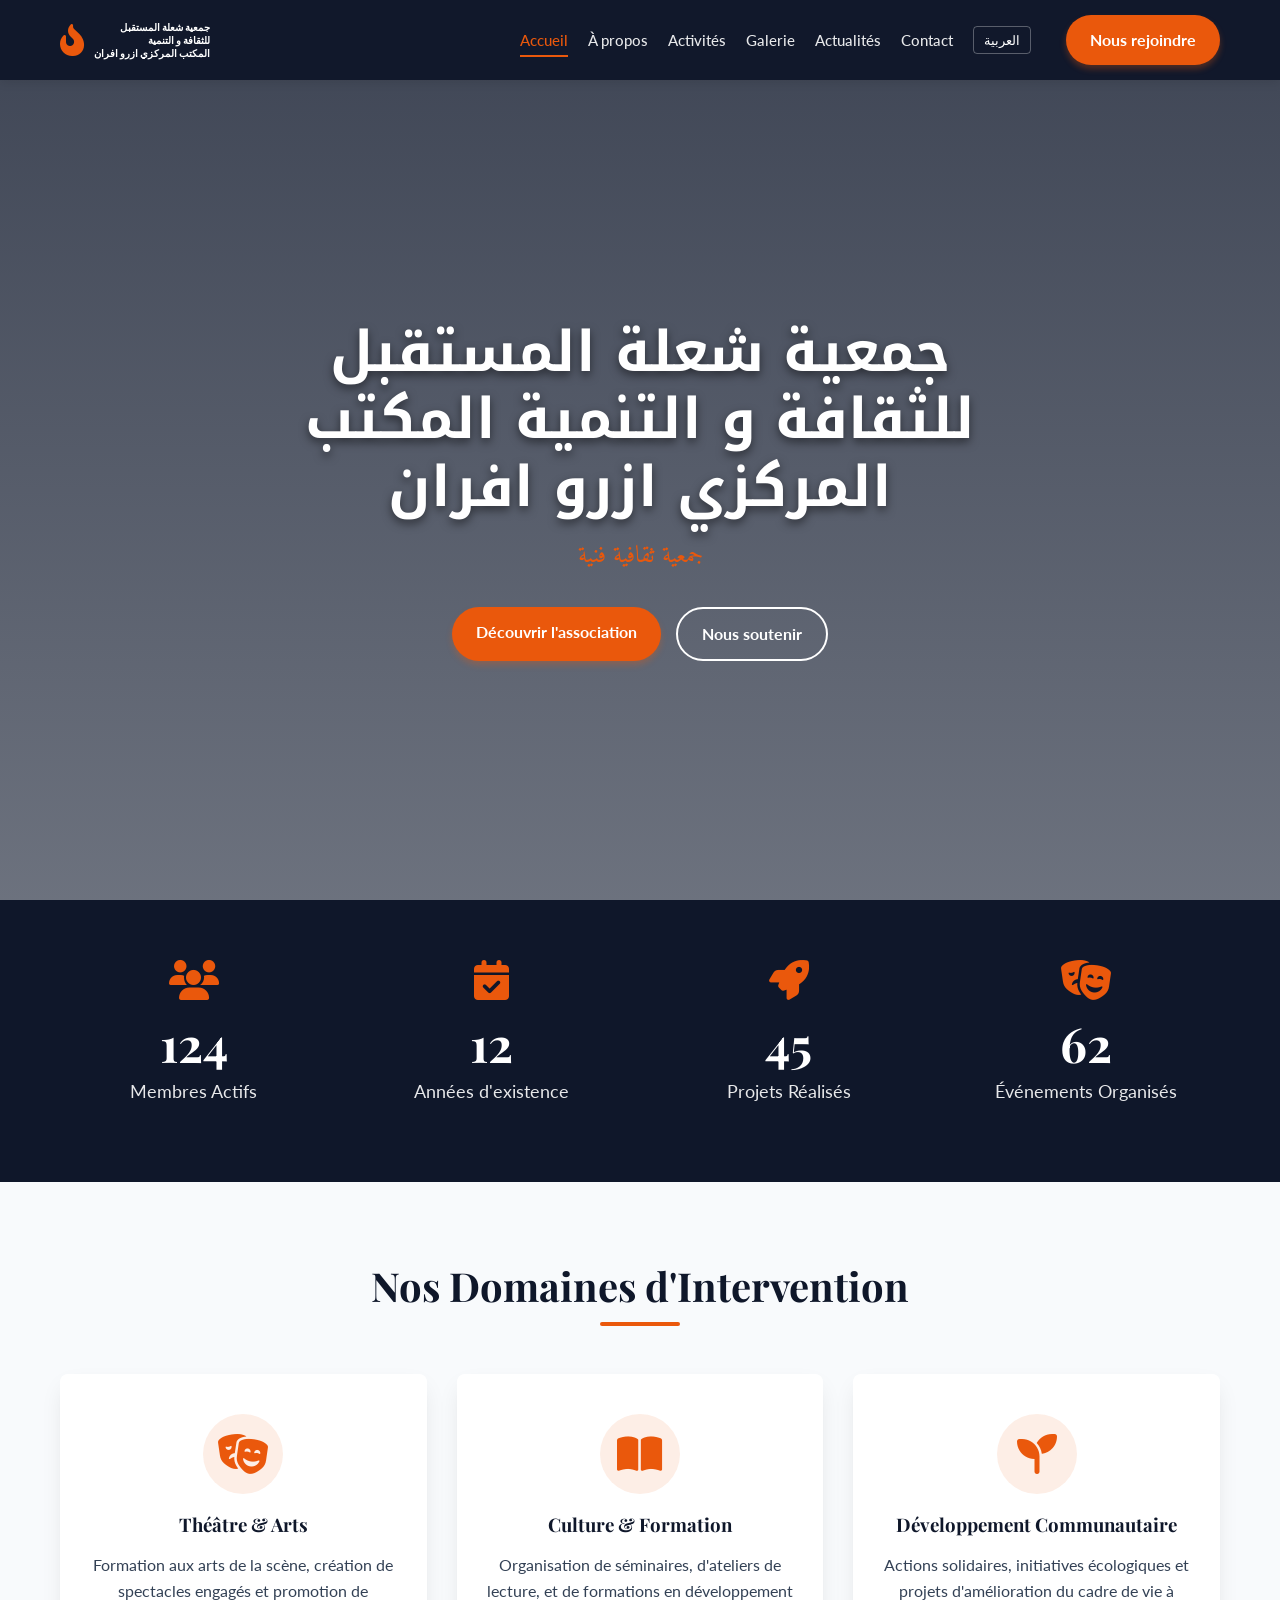
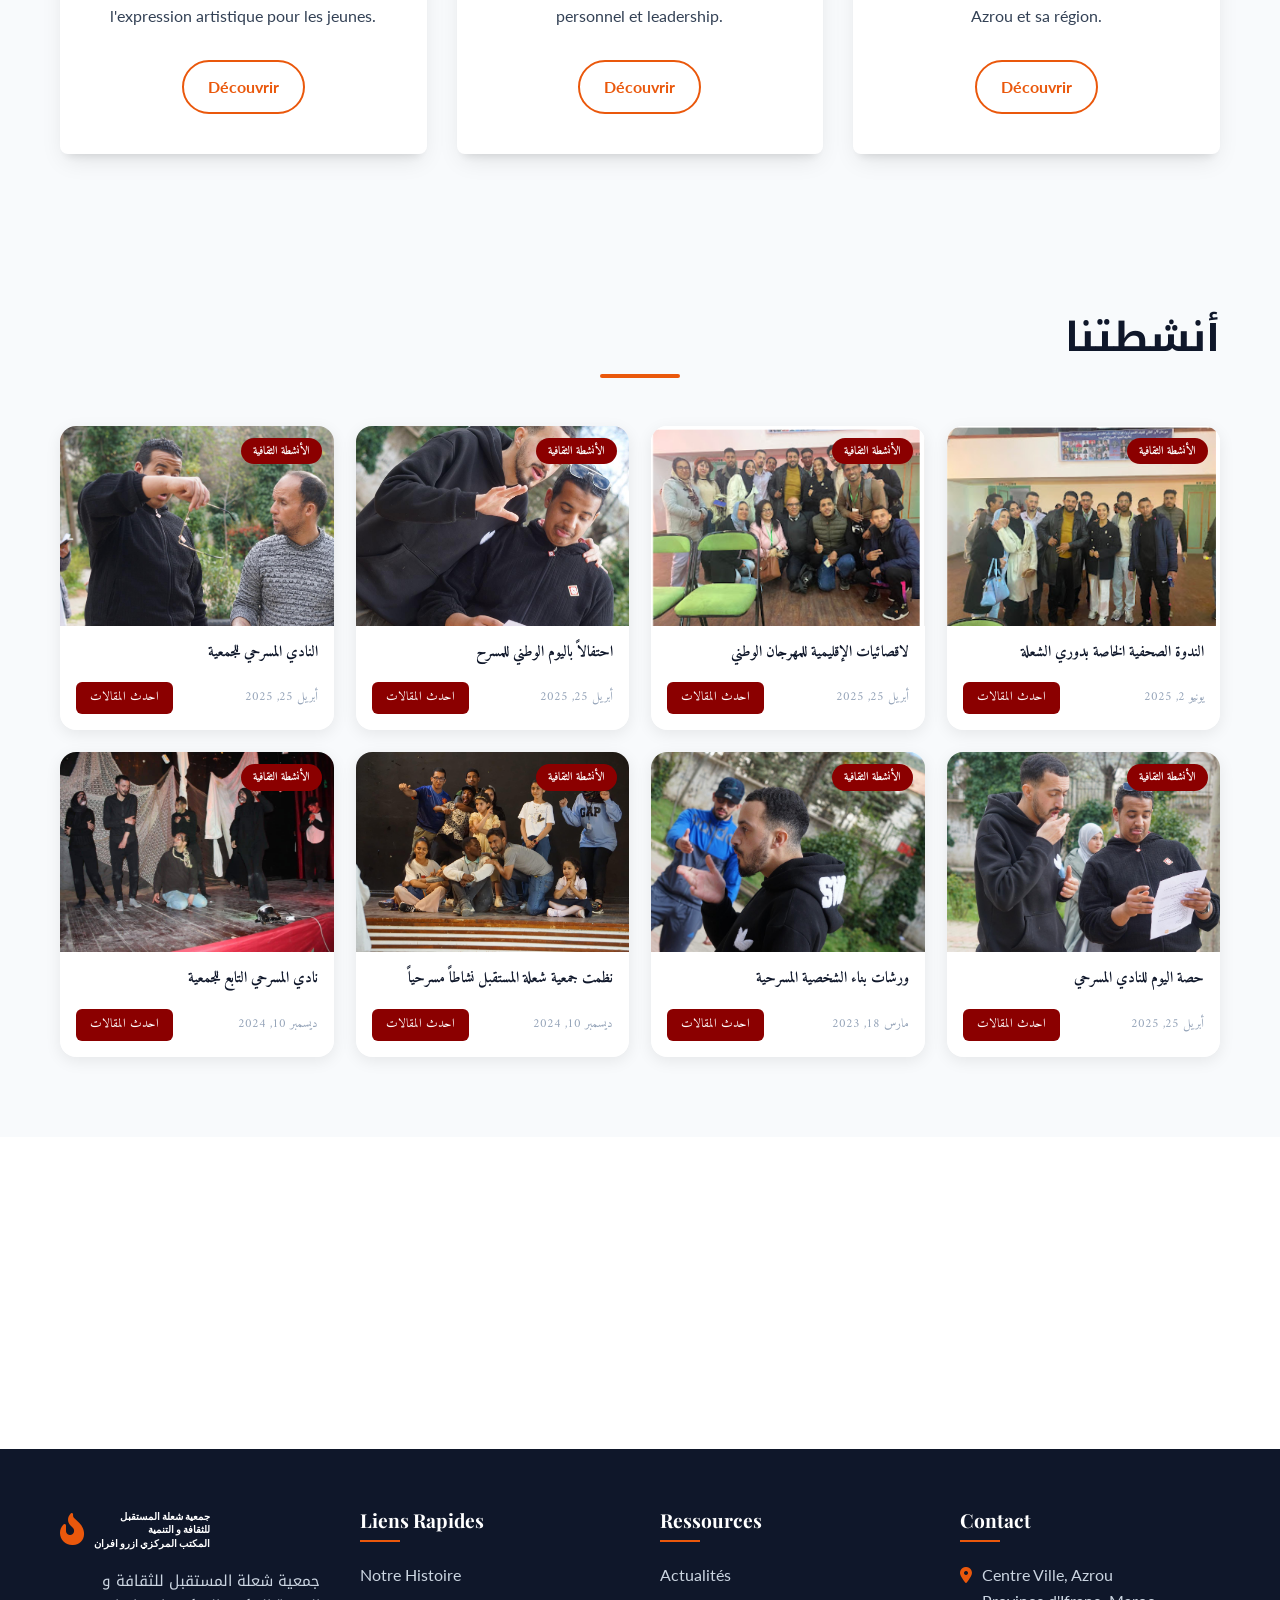
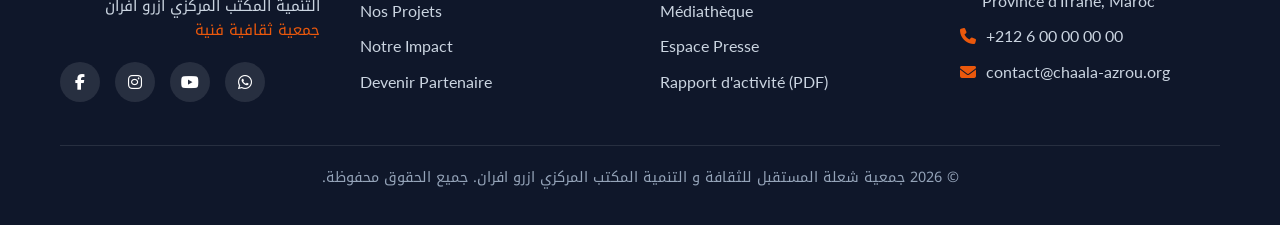
<file: index.html>
<!DOCTYPE html>
<html lang="fr" dir="ltr">
<head>
  <meta charset="UTF-8">
  <meta name="viewport" content="width=device-width, initial-scale=1.0">
  <title>جمعية شعلة المستقبل للثقافة و التنمية المكتب المركزي ازرو افران</title>
  <meta name="description" content="Association culturelle et de développement basée à Azrou, Maroc. Théâtre, culture, et développement communautaire.">
  
  <!-- Fonts & Icons -->
  <link rel="stylesheet" href="https://cdnjs.cloudflare.com/ajax/libs/font-awesome/6.4.0/css/all.min.css">
  
  <!-- Plugins CSS -->
  <link rel="stylesheet" href="https://unpkg.com/aos@next/dist/aos.css" />
  <link rel="stylesheet" href="https://cdn.jsdelivr.net/npm/swiper@10/swiper-bundle.min.css" />
  
  <!-- Custom CSS -->
  <link rel="stylesheet" href="./css/style.css">
  <style>
    /* Specific Home Styles */
    .hero {
      height: 100vh;
      display: flex;
      align-items: center;
      justify-content: center;
      position: relative;
      background: url('https://images.unsplash.com/photo-1514525253161-7a46d19cd819?q=80&w=1974&auto=format&fit=crop') center/cover no-repeat;
      color: white;
      text-align: center;
      padding-top: 80px;
    }
    .hero::before {
      content: '';
      position: absolute;
      top: 0; left: 0; width: 100%; height: 100%;
      background: linear-gradient(to bottom, rgba(15, 23, 42, 0.8), rgba(15, 23, 42, 0.6));
    }
    .hero-content {
      position: relative;
      z-index: 1;
      max-width: 800px;
    }
    .hero h1 {
      color: white;
      font-size: 3.5rem;
      margin-bottom: 1rem;
      text-shadow: 0 4px 10px rgba(0,0,0,0.5);
    }
    .hero p {
      font-size: 1.5rem;
      margin-bottom: 2rem;
      font-family: var(--font-heading-ar);
      color: var(--color-accent);
    }
    .hero-buttons {
      display: flex;
      gap: 15px;
      justify-content: center;
    }
    
    /* Stats Section */
    .stats-section {
      background-color: var(--color-primary);
      color: white;
      padding: 60px 0;
    }
    .stats-grid {
      display: grid;
      grid-template-columns: repeat(auto-fit, minmax(200px, 1fr));
      gap: 30px;
      text-align: center;
    }
    .stat-card i {
      font-size: 2.5rem;
      color: var(--color-accent);
      margin-bottom: 15px;
    }
    .stat-card h3 {
      color: white;
      font-size: 3rem;
      margin-bottom: 5px;
    }
    .stat-card p {
      font-size: 1.1rem;
      opacity: 0.9;
    }

    /* Pillars */
    .pillars-grid {
      display: grid;
      grid-template-columns: repeat(auto-fit, minmax(300px, 1fr));
      gap: 30px;
    }
    .pillar-card {
      background: white;
      padding: 40px 30px;
      border-radius: var(--border-radius);
      box-shadow: var(--box-shadow);
      text-align: center;
      transition: var(--transition);
      position: relative;
      overflow: hidden;
    }
    .pillar-card::before {
      content: '';
      position: absolute;
      top: 0; left: 0; width: 100%; height: 4px;
      background: var(--color-accent);
      transform: scaleX(0);
      transition: var(--transition);
    }
    .pillar-card:hover {
      transform: translateY(-10px);
    }
    .pillar-card:hover::before {
      transform: scaleX(1);
    }
    .pillar-icon {
      width: 80px; height: 80px;
      background: rgba(234, 88, 12, 0.1);
      color: var(--color-accent);
      border-radius: 50%;
      display: flex; align-items: center; justify-content: center;
      font-size: 2.5rem;
      margin: 0 auto 20px;
    }

    /* News */
    .news-grid {
      display: grid;
      grid-template-columns: repeat(auto-fit, minmax(300px, 1fr));
      gap: 30px;
    }
    .news-card {
      background: white;
      border-radius: var(--border-radius);
      overflow: hidden;
      box-shadow: var(--box-shadow);
    }
    .news-img {
      height: 200px;
      background-size: cover;
      background-position: center;
    }
    .news-content {
      padding: 20px;
    }
    .news-date {
      color: var(--color-accent);
      font-size: 0.9rem;
      font-weight: 600;
      margin-bottom: 10px;
      display: block;
    }

    /* Partners */
    .partners-section {
      background: white;
      padding: 60px 0;
    }
    .partner-logo {
      height: 80px;
      display: flex;
      align-items: center;
      justify-content: center;
      filter: grayscale(100%);
      opacity: 0.6;
      transition: var(--transition);
    }
    .partner-logo:hover {
      filter: grayscale(0%);
      opacity: 1;
    }
    .partner-logo img {
      max-height: 100%;
      max-width: 100%;
    }
  </style>
</head>
<body>

  <!-- Header -->
  <header class="header">
    <div class="container nav-container">
      <div class="logo-container">
        <i class="fa-solid fa-fire-flame-curved logo-icon"></i>
        <div class="logo-text" dir="rtl" style="font-size:0.62rem;line-height:1.35;">جمعية شعلة المستقبل<br>للثقافة و التنمية<br>المكتب المركزي ازرو افران</div>
      </div>
      
      <nav class="nav-menu">
        <a href="index.html" class="nav-link active">Accueil</a>
        <a href="about.html" class="nav-link">À propos</a>
        <a href="activities.html" class="nav-link">Activités</a>
        <a href="gallery.html" class="nav-link">Galerie</a>
        <a href="news.html" class="nav-link">Actualités</a>
        <a href="contact.html" class="nav-link">Contact</a>
        <button class="lang-switch">العربية</button>
        <a href="join.html" class="btn btn-primary" style="margin-left: 15px;">Nous rejoindre</a>
      </nav>

      <button class="hamburger">
        <i class="fa-solid fa-bars"></i>
      </button>
    </div>
  </header>

  <!-- Hero Section -->
  <section class="hero">
    <div class="container hero-content" data-aos="fade-up">
      <h1 dir="rtl">جمعية شعلة المستقبل للثقافة و التنمية المكتب المركزي ازرو افران</h1>
      <p dir="rtl">جمعية ثقافية فنية</p>
      <div class="hero-buttons">
        <a href="about.html" class="btn btn-primary">Découvrir l'association</a>
        <a href="join.html" class="btn btn-outline">Nous soutenir</a>
      </div>
    </div>
  </section>

  <!-- Stats Section -->
  <section class="stats-section">
    <div class="container stats-grid">
      <div class="stat-card" data-aos="zoom-in" data-aos-delay="100">
        <i class="fa-solid fa-users"></i>
        <h3 class="counter-num" data-target="250">0</h3>
        <p>Membres Actifs</p>
      </div>
      <div class="stat-card" data-aos="zoom-in" data-aos-delay="200">
        <i class="fa-solid fa-calendar-check"></i>
        <h3 class="counter-num" data-target="12">0</h3>
        <p>Années d'existence</p>
      </div>
      <div class="stat-card" data-aos="zoom-in" data-aos-delay="300">
        <i class="fa-solid fa-rocket"></i>
        <h3 class="counter-num" data-target="45">0</h3>
        <p>Projets Réalisés</p>
      </div>
      <div class="stat-card" data-aos="zoom-in" data-aos-delay="400">
        <i class="fa-solid fa-masks-theater"></i>
        <h3 class="counter-num" data-target="80">0</h3>
        <p>Événements Organisés</p>
      </div>
    </div>
  </section>

  <!-- Pillars Section -->
  <section class="section">
    <div class="container">
      <h2 class="section-title" data-aos="fade-up">Nos Domaines d'Intervention</h2>
      <div class="pillars-grid">
        <div class="pillar-card" data-aos="fade-up" data-aos-delay="100">
          <div class="pillar-icon">
            <i class="fa-solid fa-masks-theater"></i>
          </div>
          <h3>Théâtre & Arts</h3>
          <p>Formation aux arts de la scène, création de spectacles engagés et promotion de l'expression artistique pour les jeunes.</p>
          <a href="activities.html#theatre" class="btn btn-outline" style="color: var(--color-accent); border-color: var(--color-accent); margin-top: 15px;">Découvrir</a>
        </div>
        
        <div class="pillar-card" data-aos="fade-up" data-aos-delay="200">
          <div class="pillar-icon">
            <i class="fa-solid fa-book-open"></i>
          </div>
          <h3>Culture & Formation</h3>
          <p>Organisation de séminaires, d'ateliers de lecture, et de formations en développement personnel et leadership.</p>
          <a href="activities.html#culture" class="btn btn-outline" style="color: var(--color-accent); border-color: var(--color-accent); margin-top: 15px;">Découvrir</a>
        </div>
        
        <div class="pillar-card" data-aos="fade-up" data-aos-delay="300">
          <div class="pillar-icon">
            <i class="fa-solid fa-seedling"></i>
          </div>
          <h3>Développement Communautaire</h3>
          <p>Actions solidaires, initiatives écologiques et projets d'amélioration du cadre de vie à Azrou et sa région.</p>
          <a href="activities.html#development" class="btn btn-outline" style="color: var(--color-accent); border-color: var(--color-accent); margin-top: 15px;">Découvrir</a>
        </div>
      </div>
    </div>
  </section>

  <!-- Activities Section — أنشطتنا -->
  <style>
    .activities-section-home { background-color: #f8fafc; }
    .activities-grid-home {
      display: grid;
      grid-template-columns: repeat(4, 1fr);
      gap: 22px;
    }
    @media (max-width: 1024px) {
      .activities-grid-home { grid-template-columns: repeat(2, 1fr); }
    }
    @media (max-width: 560px) {
      .activities-grid-home { grid-template-columns: 1fr; }
    }
    .act-card {
      background: white;
      border-radius: 16px;
      box-shadow: 0 4px 16px rgba(0,0,0,0.08);
      overflow: hidden;
      transition: transform 0.3s ease, box-shadow 0.3s ease;
      display: flex;
      flex-direction: column;
    }
    .act-card:hover {
      transform: translateY(-4px);
      box-shadow: 0 12px 30px rgba(0,0,0,0.14);
    }
    .act-card-img-wrap {
      position: relative;
      height: 200px;
      overflow: hidden;
    }
    .act-card-img-wrap img {
      width: 100%; height: 100%;
      object-fit: cover;
      transition: transform 0.4s ease;
    }
    .act-card:hover .act-card-img-wrap img { transform: scale(1.05); }
    .act-badge {
      position: absolute;
      top: 12px; right: 12px;
      background: #8B0000;
      color: white;
      font-size: 0.72rem;
      font-weight: 700;
      padding: 4px 12px;
      border-radius: 20px;
      font-family: var(--font-heading-ar);
      white-space: nowrap;
      z-index: 2;
    }
    .act-card-body {
      padding: 16px;
      flex: 1;
      display: flex;
      flex-direction: column;
      gap: 10px;
    }
    .act-card-title {
      font-family: var(--font-heading-ar);
      font-size: 0.95rem;
      font-weight: 700;
      color: var(--color-primary);
      line-height: 1.5;
      text-align: right;
      direction: rtl;
      margin: 0;
    }
    .act-card-footer {
      display: flex;
      justify-content: space-between;
      align-items: center;
      margin-top: auto;
      padding-top: 8px;
    }
    .act-btn {
      background: #8B0000;
      color: white;
      border: none;
      padding: 6px 14px;
      border-radius: 6px;
      font-size: 0.78rem;
      font-family: var(--font-heading-ar);
      cursor: pointer;
      text-decoration: none;
      transition: background 0.2s ease;
      white-space: nowrap;
      display: inline-block;
    }
    .act-btn:hover { background: #a00000; }
    .act-date {
      font-size: 0.78rem;
      color: #94a3b8;
      font-family: var(--font-heading-ar);
      direction: rtl;
      text-align: right;
    }
  </style>

  <section class="section activities-section-home">
    <div class="container">
      <h2 class="section-title" data-aos="fade-up" dir="rtl" style="text-align:right;">أنشطتنا</h2>
      <div class="activities-grid-home">

        <!-- Card 1 -->
        <div class="act-card" data-aos="fade-up" data-aos-delay="100">
          <div class="act-card-img-wrap">
            <img src="images/gallery/theatre1.jpg" alt="النادي المسرحي للجمعية">
            <span class="act-badge">الأنشطة الثقافية</span>
          </div>
          <div class="act-card-body">
            <h3 class="act-card-title" dir="rtl">النادي المسرحي للجمعية</h3>
            <div class="act-card-footer">
              <a href="activities.html" class="act-btn">احدث المقالات</a>
              <span class="act-date" dir="rtl">أبريل 25, 2025</span>
            </div>
          </div>
        </div>

        <!-- Card 2 -->
        <div class="act-card" data-aos="fade-up" data-aos-delay="150">
          <div class="act-card-img-wrap">
            <img src="images/gallery/theatre2.jpg" alt="احتفالاً باليوم الوطني للمسرح">
            <span class="act-badge">الأنشطة الثقافية</span>
          </div>
          <div class="act-card-body">
            <h3 class="act-card-title" dir="rtl">احتفالاً باليوم الوطني للمسرح</h3>
            <div class="act-card-footer">
              <a href="activities.html" class="act-btn">احدث المقالات</a>
              <span class="act-date" dir="rtl">أبريل 25, 2025</span>
            </div>
          </div>
        </div>

        <!-- Card 3 -->
        <div class="act-card" data-aos="fade-up" data-aos-delay="200">
          <div class="act-card-img-wrap">
            <img src="images/festival/photo1.png" alt="لاقصائيات الإقليمية للمهرجان الوطني">
            <span class="act-badge">الأنشطة الثقافية</span>
          </div>
          <div class="act-card-body">
            <h3 class="act-card-title" dir="rtl">لاقصائيات الإقليمية للمهرجان الوطني</h3>
            <div class="act-card-footer">
              <a href="activities.html" class="act-btn">احدث المقالات</a>
              <span class="act-date" dir="rtl">أبريل 25, 2025</span>
            </div>
          </div>
        </div>

        <!-- Card 4 -->
        <div class="act-card" data-aos="fade-up" data-aos-delay="250">
          <div class="act-card-img-wrap">
            <img src="images/festival/photo2.png" alt="الندوة الصحفية الخاصة بدوري الشعلة">
            <span class="act-badge">الأنشطة الثقافية</span>
          </div>
          <div class="act-card-body">
            <h3 class="act-card-title" dir="rtl">الندوة الصحفية الخاصة بدوري الشعلة</h3>
            <div class="act-card-footer">
              <a href="activities.html" class="act-btn">احدث المقالات</a>
              <span class="act-date" dir="rtl">يونيو 2, 2025</span>
            </div>
          </div>
        </div>

        <!-- Card 5 -->
        <div class="act-card" data-aos="fade-up" data-aos-delay="100">
          <div class="act-card-img-wrap">
            <img src="images/gallery/theatre3.jpg" alt="نادي المسرحي التابع للجمعية">
            <span class="act-badge">الأنشطة الثقافية</span>
          </div>
          <div class="act-card-body">
            <h3 class="act-card-title" dir="rtl">نادي المسرحي التابع للجمعية</h3>
            <div class="act-card-footer">
              <a href="activities.html" class="act-btn">احدث المقالات</a>
              <span class="act-date" dir="rtl">ديسمبر 10, 2024</span>
            </div>
          </div>
        </div>

        <!-- Card 6 -->
        <div class="act-card" data-aos="fade-up" data-aos-delay="150">
          <div class="act-card-img-wrap">
            <img src="images/gallery/theatre4.jpg" alt="نظمت جمعية شعلة المستقبل نشاطاً مسرحياً">
            <span class="act-badge">الأنشطة الثقافية</span>
          </div>
          <div class="act-card-body">
            <h3 class="act-card-title" dir="rtl">نظمت جمعية شعلة المستقبل نشاطاً مسرحياً</h3>
            <div class="act-card-footer">
              <a href="activities.html" class="act-btn">احدث المقالات</a>
              <span class="act-date" dir="rtl">ديسمبر 10, 2024</span>
            </div>
          </div>
        </div>

        <!-- Card 7 -->
        <div class="act-card" data-aos="fade-up" data-aos-delay="200">
          <div class="act-card-img-wrap">
            <img src="images/gallery/theatre5.jpg" alt="ورشات بناء الشخصية المسرحية">
            <span class="act-badge">الأنشطة الثقافية</span>
          </div>
          <div class="act-card-body">
            <h3 class="act-card-title" dir="rtl">ورشات بناء الشخصية المسرحية</h3>
            <div class="act-card-footer">
              <a href="activities.html" class="act-btn">احدث المقالات</a>
              <span class="act-date" dir="rtl">مارس 18, 2023</span>
            </div>
          </div>
        </div>

        <!-- Card 8 -->
        <div class="act-card" data-aos="fade-up" data-aos-delay="250">
          <div class="act-card-img-wrap">
            <img src="images/gallery/theatre6.jpg" alt="حصة اليوم للنادي المسرحي">
            <span class="act-badge">الأنشطة الثقافية</span>
          </div>
          <div class="act-card-body">
            <h3 class="act-card-title" dir="rtl">حصة اليوم للنادي المسرحي</h3>
            <div class="act-card-footer">
              <a href="activities.html" class="act-btn">احدث المقالات</a>
              <span class="act-date" dir="rtl">أبريل 25, 2025</span>
            </div>
          </div>
        </div>

      </div>
    </div>
  </section>

  <!-- Partners Carousel -->
  <section class="partners-section">
    <div class="container">
      <h2 class="section-title" data-aos="fade-up">Ils nous font confiance</h2>
      <div class="swiper partners-swiper" data-aos="fade-up" data-aos-delay="100">
        <div class="swiper-wrapper">
          <div class="swiper-slide partner-logo">
            <div style="width:150px; height:80px; background:#f5f5f5; 
                        border-radius:8px; display:flex; align-items:center;
                        justify-content:center; border:1px solid #ddd;
                        font-size:13px; color:#999; text-align:center; padding:8px;">
              شريك 1
            </div>
          </div>
          <div class="swiper-slide partner-logo">
            <div style="width:150px; height:80px; background:#f5f5f5; 
                        border-radius:8px; display:flex; align-items:center;
                        justify-content:center; border:1px solid #ddd;
                        font-size:13px; color:#999; text-align:center; padding:8px;">
              شريك 2
            </div>
          </div>
          <div class="swiper-slide partner-logo">
            <div style="width:150px; height:80px; background:#f5f5f5; 
                        border-radius:8px; display:flex; align-items:center;
                        justify-content:center; border:1px solid #ddd;
                        font-size:13px; color:#999; text-align:center; padding:8px;">
              شريك 3
            </div>
          </div>
          <div class="swiper-slide partner-logo">
            <div style="width:150px; height:80px; background:#f5f5f5; 
                        border-radius:8px; display:flex; align-items:center;
                        justify-content:center; border:1px solid #ddd;
                        font-size:13px; color:#999; text-align:center; padding:8px;">
              شريك 4
            </div>
          </div>
          <div class="swiper-slide partner-logo">
            <div style="width:150px; height:80px; background:#f5f5f5; 
                        border-radius:8px; display:flex; align-items:center;
                        justify-content:center; border:1px solid #ddd;
                        font-size:13px; color:#999; text-align:center; padding:8px;">
              شريك 5
            </div>
          </div>
        </div>
      </div>
    </div>
  </section>

  <!-- Footer -->
  <footer class="footer">
    <div class="container">
      <div class="footer-grid">
        <div class="footer-col">
          <div class="logo-container" style="margin-bottom: 20px;">
            <i class="fa-solid fa-fire-flame-curved logo-icon"></i>
            <div class="logo-text" dir="rtl" style="font-size:0.62rem;line-height:1.35;">جمعية شعلة المستقبل<br>للثقافة و التنمية<br>المكتب المركزي ازرو افران</div>
          </div>
          <p style="color: #cbd5e1; font-size: 0.95rem;" dir="rtl">
            جمعية شعلة المستقبل للثقافة و التنمية المكتب المركزي ازرو افران<br>
            <span style="color: var(--color-accent);">جمعية ثقافية فنية</span>
          </p>
          <div class="social-icons">
            <a href="#" class="social-icon"><i class="fa-brands fa-facebook-f"></i></a>
            <a href="#" class="social-icon"><i class="fa-brands fa-instagram"></i></a>
            <a href="#" class="social-icon"><i class="fa-brands fa-youtube"></i></a>
            <a href="#" class="social-icon"><i class="fa-brands fa-whatsapp"></i></a>
          </div>
        </div>
        
        <div class="footer-col">
          <h3>Liens Rapides</h3>
          <ul class="footer-links">
            <li><a href="about.html">Notre Histoire</a></li>
            <li><a href="activities.html">Nos Projets</a></li>
            <li><a href="impact.html">Notre Impact</a></li>
            <li><a href="partners.html">Devenir Partenaire</a></li>
          </ul>
        </div>
        
        <div class="footer-col">
          <h3>Ressources</h3>
          <ul class="footer-links">
            <li><a href="news.html">Actualités</a></li>
            <li><a href="gallery.html">Médiathèque</a></li>
            <li><a href="press.html">Espace Presse</a></li>
            <li><a href="#">Rapport d'activité (PDF)</a></li>
          </ul>
        </div>
        
        <div class="footer-col">
          <h3>Contact</h3>
          <ul class="footer-links">
            <li style="color: #cbd5e1; display: flex; gap: 10px; align-items: start;">
              <i class="fa-solid fa-location-dot" style="margin-top: 5px; color: var(--color-accent);"></i>
              Centre Ville, Azrou<br>Province d'Ifrane, Maroc
            </li>
            <li style="color: #cbd5e1; display: flex; gap: 10px; align-items: center;">
              <i class="fa-solid fa-phone" style="color: var(--color-accent);"></i>
              +212 6 00 00 00 00
            </li>
            <li style="color: #cbd5e1; display: flex; gap: 10px; align-items: center;">
              <i class="fa-solid fa-envelope" style="color: var(--color-accent);"></i>
              contact@chaala-azrou.org
            </li>
          </ul>
        </div>
      </div>
      
      <div class="footer-bottom">
        <p dir="rtl">&copy; 2026 جمعية شعلة المستقبل للثقافة و التنمية المكتب المركزي ازرو افران. جميع الحقوق محفوظة.</p>
      </div>
    </div>
  </footer>

  <!-- Scripts -->
  <script src="https://unpkg.com/aos@next/dist/aos.js"></script>
  <script src="https://cdn.jsdelivr.net/npm/swiper@10/swiper-bundle.min.js"></script>
  <script src="./js/main.js"></script>
  <script>
    // Initialize Partners Carousel
    document.addEventListener('DOMContentLoaded', () => {
      new Swiper('.partners-swiper', {
        slidesPerView: 2,
        spaceBetween: 30,
        autoplay: {
          delay: 2500,
          disableOnInteraction: false,
        },
        loop: true,
        breakpoints: {
          640: { slidesPerView: 3 },
          768: { slidesPerView: 4 },
          1024: { slidesPerView: 5 },
        }
      });
    });
  </script>
</body>
</html>
</file>
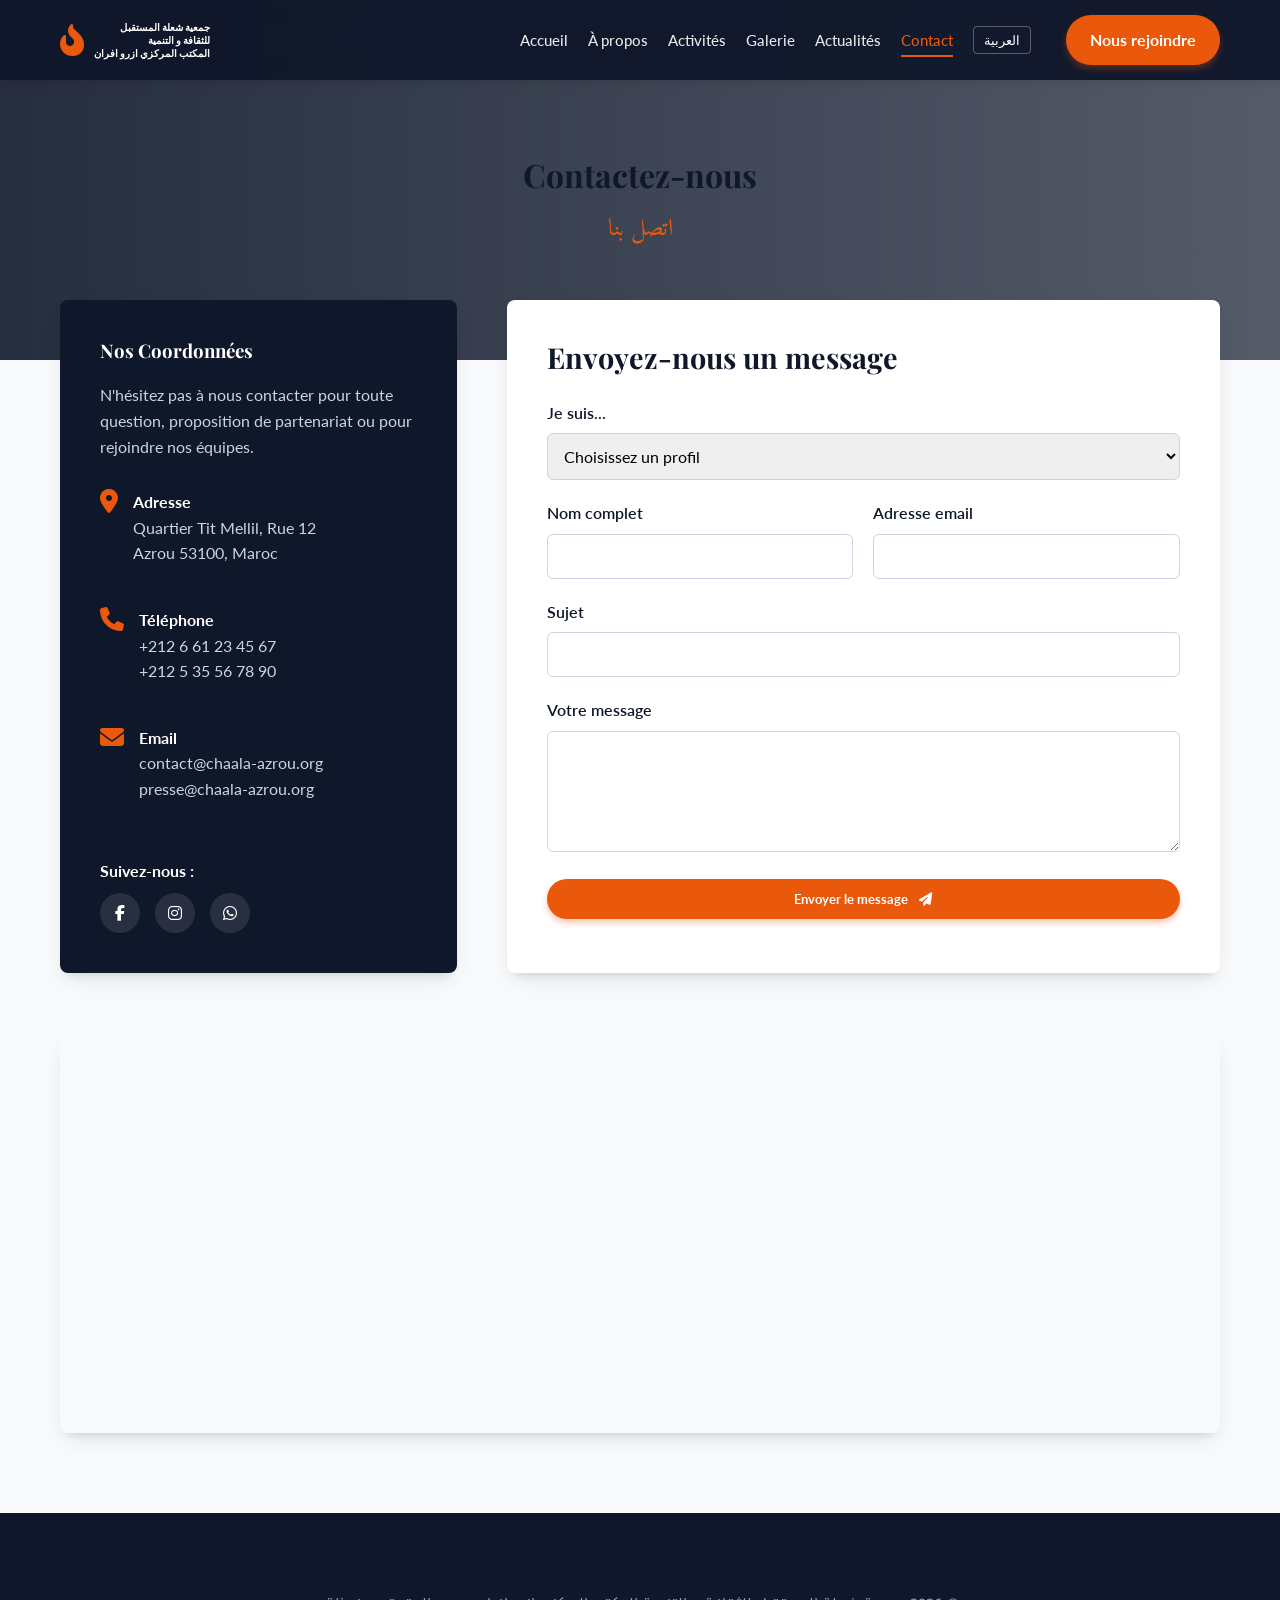
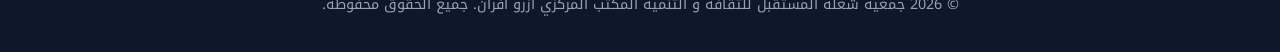
<file: contact.html>
<!DOCTYPE html>
<html lang="fr" dir="ltr">
<head>
  <meta charset="UTF-8">
  <meta name="viewport" content="width=device-width, initial-scale=1.0">
  <title>اتصل بنا - جمعية شعلة المستقبل للثقافة و التنمية المكتب المركزي ازرو افران</title>
  <link rel="stylesheet" href="https://cdnjs.cloudflare.com/ajax/libs/font-awesome/6.4.0/css/all.min.css">
  <link rel="stylesheet" href="https://unpkg.com/aos@next/dist/aos.css" />
  <link rel="stylesheet" href="./css/style.css">
  <style>
    .page-header {
      height: 40vh;
      background: linear-gradient(to right, rgba(15, 23, 42, 0.9), rgba(15, 23, 42, 0.7)), url('https://images.unsplash.com/photo-1516321318423-f06f85e504b3?q=80&w=2070&auto=format&fit=crop') center/cover;
      display: flex; align-items: center; justify-content: center; color: white; text-align: center; padding-top: 60px;
    }
    
    .contact-container {
      display: flex;
      gap: 50px;
      margin-top: -60px;
      position: relative;
      z-index: 10;
    }
    
    .contact-info-card {
      background: var(--color-primary);
      color: white;
      padding: 40px;
      border-radius: var(--border-radius);
      flex: 1;
      box-shadow: var(--box-shadow);
    }
    .contact-info-card h3 { color: white; margin-bottom: 20px; }
    .contact-item {
      display: flex; gap: 15px; margin-bottom: 25px; align-items: flex-start;
    }
    .contact-item i { color: var(--color-accent); font-size: 1.5rem; }
    
    .contact-form-card {
      background: white;
      padding: 40px;
      border-radius: var(--border-radius);
      flex: 2;
      box-shadow: var(--box-shadow);
    }
    
    .form-group { margin-bottom: 20px; }
    .form-group label { display: block; font-weight: 600; margin-bottom: 8px; color: var(--color-primary); }
    .form-control {
      width: 100%; padding: 12px; border: 1px solid #cbd5e1; border-radius: 6px; font-family: inherit; font-size: 1rem;
      transition: var(--transition);
    }
    .form-control:focus { border-color: var(--color-accent); outline: none; box-shadow: 0 0 0 3px rgba(234, 88, 12, 0.1); }
    
    .dynamic-fields { display: none; margin-top: 20px; padding: 20px; background: var(--color-bg); border-radius: 6px; }
    .dynamic-fields.active { display: block; animation: fadeIn 0.5s; }
    
    @keyframes fadeIn { from { opacity: 0; transform: translateY(-10px); } to { opacity: 1; transform: translateY(0); } }

    .map-container { margin-top: 60px; border-radius: var(--border-radius); overflow: hidden; height: 400px; box-shadow: var(--box-shadow); }
    .map-container iframe { width: 100%; height: 100%; border: 0; }

    @media (max-width: 768px) {
      .contact-container { flex-direction: column; margin-top: 0; }
    }
  </style>
</head>
<body>
  <!-- Header -->
  <header class="header">
    <div class="container nav-container">
      <div class="logo-container">
        <i class="fa-solid fa-fire-flame-curved logo-icon"></i>
        <div class="logo-text" dir="rtl" style="font-size:0.62rem;line-height:1.35;">جمعية شعلة المستقبل<br>للثقافة و التنمية<br>المكتب المركزي ازرو افران</div>
      </div>
      <nav class="nav-menu">
        <a href="index.html" class="nav-link">Accueil</a>
        <a href="about.html" class="nav-link">À propos</a>
        <a href="activities.html" class="nav-link">Activités</a>
        <a href="gallery.html" class="nav-link">Galerie</a>
        <a href="news.html" class="nav-link">Actualités</a>
        <a href="contact.html" class="nav-link active">Contact</a>
        <button class="lang-switch">العربية</button>
        <a href="join.html" class="btn btn-primary" style="margin-left: 15px;">Nous rejoindre</a>
      </nav>
      <button class="hamburger"><i class="fa-solid fa-bars"></i></button>
    </div>
  </header>

  <div class="page-header">
    <div class="container" data-aos="fade-up">
      <h1>Contactez-nous</h1>
      <p style="font-family: var(--font-heading-ar); color: var(--color-accent); font-size: 1.5rem;">اتصل بنا</p>
    </div>
  </div>

  <section class="section" style="padding-top: 0;">
    <div class="container">
      <div class="contact-container">
        <!-- Info -->
        <div class="contact-info-card" data-aos="fade-right">
          <h3>Nos Coordonnées</h3>
          <p style="color: #cbd5e1; margin-bottom: 30px;">N'hésitez pas à nous contacter pour toute question, proposition de partenariat ou pour rejoindre nos équipes.</p>
          
          <div class="contact-item">
            <i class="fa-solid fa-location-dot"></i>
            <div>
              <strong>Adresse</strong>
              <p style="color: #cbd5e1;">Quartier Tit Mellil, Rue 12<br>Azrou 53100, Maroc</p>
            </div>
          </div>
          
          <div class="contact-item">
            <i class="fa-solid fa-phone"></i>
            <div>
              <strong>Téléphone</strong>
              <p style="color: #cbd5e1;">+212 6 61 23 45 67<br>+212 5 35 56 78 90</p>
            </div>
          </div>
          
          <div class="contact-item">
            <i class="fa-solid fa-envelope"></i>
            <div>
              <strong>Email</strong>
              <p style="color: #cbd5e1;">contact@chaala-azrou.org<br>presse@chaala-azrou.org</p>
            </div>
          </div>
          
          <div style="margin-top: 40px;">
            <strong>Suivez-nous :</strong>
            <div class="social-icons" style="margin-top: 10px;">
              <a href="#" class="social-icon"><i class="fa-brands fa-facebook-f"></i></a>
              <a href="#" class="social-icon"><i class="fa-brands fa-instagram"></i></a>
              <a href="#" class="social-icon"><i class="fa-brands fa-whatsapp"></i></a>
            </div>
          </div>
        </div>

        <!-- Form -->
        <div class="contact-form-card" data-aos="fade-left">
          <h3 style="color: var(--color-primary); margin-bottom: 25px; font-size: 1.8rem;">Envoyez-nous un message</h3>
          
          <!-- Mock Formspree endpoint -->
          <form id="contactForm" action="https://formspree.io/f/placeholder" method="POST">
            <div class="form-group">
              <label for="profile">Je suis...</label>
              <select id="profile" name="profile" class="form-control" required>
                <option value="" disabled selected>Choisissez un profil</option>
                <option value="particulier">Un particulier / futur membre</option>
                <option value="sponsor">Un sponsor / partenaire privé</option>
                <option value="institution">Une institution publique</option>
                <option value="presse">Un journaliste / média</option>
              </select>
            </div>

            <!-- Dynamic fields -->
            <div id="dynamic-sponsor" class="dynamic-fields">
              <div class="form-group">
                <label for="company">Nom de l'entreprise</label>
                <input type="text" id="company" name="company" class="form-control">
              </div>
            </div>

            <div id="dynamic-presse" class="dynamic-fields">
              <div class="form-group">
                <label for="media">Nom du Média / Support</label>
                <input type="text" id="media" name="media" class="form-control">
              </div>
            </div>

            <div style="display: flex; gap: 20px;">
              <div class="form-group" style="flex: 1;">
                <label for="name">Nom complet</label>
                <input type="text" id="name" name="name" class="form-control" required>
              </div>
              <div class="form-group" style="flex: 1;">
                <label for="email">Adresse email</label>
                <input type="email" id="email" name="email" class="form-control" required>
              </div>
            </div>

            <div class="form-group">
              <label for="subject">Sujet</label>
              <input type="text" id="subject" name="subject" class="form-control" required>
            </div>

            <div class="form-group">
              <label for="message">Votre message</label>
              <textarea id="message" name="message" rows="5" class="form-control" required></textarea>
            </div>

            <button type="submit" class="btn btn-primary" style="width: 100%;">Envoyer le message <i class="fa-solid fa-paper-plane" style="margin-left: 8px;"></i></button>
            <p id="formStatus" style="display: none; margin-top: 15px; text-align: center; font-weight: bold; color: green;">Message envoyé avec succès !</p>
          </form>
        </div>
      </div>

      <!-- Map -->
      <div class="map-container" data-aos="fade-up">
        <iframe src="https://www.google.com/maps/embed?pb=!1m18!1m12!1m3!1d53303.4727192661!2d-5.263845016578051!3d33.43571168936669!2m3!1f0!2f0!3f0!3m2!1i1024!2i768!4f13.1!3m3!1m2!1s0xda1c2b5fc2c710d%3A0xc6c7d3d2bfd4f6c4!2sAzrou!5e0!3m2!1sfr!2sma!4v1715783300000!5m2!1sfr!2sma" allowfullscreen="" loading="lazy" referrerpolicy="no-referrer-when-downgrade"></iframe>
      </div>
    </div>
  </section>

  <!-- Footer -->
  <footer class="footer">
    <div class="container">
      <div class="footer-bottom" style="border-top: none;">
        <p dir="rtl">&copy; 2026 جمعية شعلة المستقبل للثقافة و التنمية المكتب المركزي ازرو افران. جميع الحقوق محفوظة.</p>
      </div>
    </div>
  </footer>

  <script src="https://unpkg.com/aos@next/dist/aos.js"></script>
  <script src="./js/main.js"></script>
  <script>
    document.addEventListener('DOMContentLoaded', () => {
      const profileSelect = document.getElementById('profile');
      const dynamicFields = document.querySelectorAll('.dynamic-fields');

      profileSelect.addEventListener('change', (e) => {
        // Hide all
        dynamicFields.forEach(el => el.classList.remove('active'));
        
        // Show specific
        const val = e.target.value;
        if (val === 'sponsor') {
          document.getElementById('dynamic-sponsor').classList.add('active');
        } else if (val === 'presse') {
          document.getElementById('dynamic-presse').classList.add('active');
        }
      });

      // Simple form submission mock
      const form = document.getElementById('contactForm');
      form.addEventListener('submit', (e) => {
        e.preventDefault();
        const btn = form.querySelector('button');
        btn.innerHTML = '<i class="fa-solid fa-spinner fa-spin"></i> Envoi en cours...';
        btn.disabled = true;

        setTimeout(() => {
          btn.innerHTML = 'Envoyer le message <i class="fa-solid fa-paper-plane"></i>';
          btn.disabled = false;
          form.reset();
          dynamicFields.forEach(el => el.classList.remove('active'));
          document.getElementById('formStatus').style.display = 'block';
          
          setTimeout(() => {
            document.getElementById('formStatus').style.display = 'none';
          }, 4000);
        }, 1500);
      });
    });
  </script>
</body>
</html>
</file>
<file: css/style.css>
@import url('https://fonts.googleapis.com/css2?family=Amiri:wght@400;700&family=Lato:wght@300;400;700&family=Noto+Kufi+Arabic:wght@300;400;600;700&family=Playfair+Display:ital,wght@0,400;0,600;0,700;1,400&display=swap');

:root {
  /* Colors */
  --color-primary: #0f172a; /* Night Blue */
  --color-primary-light: #1e293b;
  --color-accent: #ea580c; /* Flame Orange */
  --color-accent-hover: #c2410c;
  --color-text: #334155;
  --color-text-light: #64748b;
  --color-bg: #f8fafc;
  --color-white: #ffffff;
  
  /* Fonts */
  --font-heading-fr: 'Playfair Display', serif;
  --font-body-fr: 'Lato', sans-serif;
  --font-heading-ar: 'Amiri', serif;
  --font-body-ar: 'Noto Kufi Arabic', sans-serif;
  
  /* Utilities */
  --transition: all 0.3s cubic-bezier(0.4, 0, 0.2, 1);
  --border-radius: 8px;
  --box-shadow: 0 10px 25px -5px rgba(0, 0, 0, 0.1), 0 8px 10px -6px rgba(0, 0, 0, 0.1);
}

/* Base Styles */
* {
  margin: 0;
  padding: 0;
  box-sizing: border-box;
}

html {
  scroll-behavior: smooth;
  font-size: 16px;
}

body {
  font-family: var(--font-body-fr);
  color: var(--color-text);
  background-color: var(--color-bg);
  line-height: 1.6;
  overflow-x: hidden;
}

/* Typography */
h1, h2, h3, h4, h5, h6 {
  font-family: var(--font-heading-fr);
  color: var(--color-primary);
  line-height: 1.2;
  margin-bottom: 1rem;
}

p {
  margin-bottom: 1rem;
}

a {
  text-decoration: none;
  color: inherit;
  transition: var(--transition);
}

ul {
  list-style: none;
}

/* Arabic Support */
[dir="rtl"] {
  font-family: var(--font-body-ar);
}

[dir="rtl"] h1, [dir="rtl"] h2, [dir="rtl"] h3, [dir="rtl"] h4, [dir="rtl"] h5, [dir="rtl"] h6 {
  font-family: var(--font-heading-ar);
}

/* Layout Utilities */
.container {
  width: 100%;
  max-width: 1200px;
  margin: 0 auto;
  padding: 0 20px;
}

.section {
  padding: 80px 0;
}

.section-title {
  text-align: center;
  margin-bottom: 3rem;
  font-size: 2.5rem;
  position: relative;
  padding-bottom: 1rem;
}

.section-title::after {
  content: '';
  position: absolute;
  bottom: 0;
  left: 50%;
  transform: translateX(-50%);
  width: 80px;
  height: 4px;
  background-color: var(--color-accent);
  border-radius: 2px;
}

[dir="rtl"] .section-title::after {
  right: 50%;
  left: auto;
  transform: translateX(50%);
}

/* Buttons */
.btn {
  display: inline-block;
  padding: 12px 24px;
  border-radius: 30px;
  font-weight: 700;
  cursor: pointer;
  border: none;
  transition: var(--transition);
  text-align: center;
  font-family: inherit;
}

.btn-primary {
  background-color: var(--color-accent);
  color: var(--color-white);
  box-shadow: 0 4px 6px rgba(234, 88, 12, 0.3);
}

.btn-primary:hover {
  background-color: var(--color-accent-hover);
  transform: translateY(-2px);
  box-shadow: 0 6px 12px rgba(234, 88, 12, 0.4);
}

.btn-outline {
  background-color: transparent;
  color: var(--color-white);
  border: 2px solid var(--color-white);
}

.btn-outline:hover {
  background-color: var(--color-white);
  color: var(--color-primary);
}

/* Header & Navbar */
.header {
  position: fixed;
  top: 0;
  left: 0;
  width: 100%;
  z-index: 1000;
  background-color: rgba(15, 23, 42, 0.95);
  backdrop-filter: blur(10px);
  transition: var(--transition);
  padding: 15px 0;
  box-shadow: 0 2px 10px rgba(0, 0, 0, 0.1);
}

.header.scrolled {
  padding: 10px 0;
}

.nav-container {
  display: flex;
  justify-content: space-between;
  align-items: center;
}

.logo-container {
  display: flex;
  align-items: center;
  gap: 10px;
  color: var(--color-white);
}

.logo-icon {
  font-size: 2rem;
  color: var(--color-accent);
}

.logo-text {
  font-family: var(--font-heading-fr);
  font-size: 1.2rem;
  font-weight: 700;
  line-height: 1.1;
}

[dir="rtl"] .logo-text {
  font-family: var(--font-heading-ar);
}

.nav-menu {
  display: flex;
  align-items: center;
  gap: 20px;
}

.nav-link {
  color: var(--color-white);
  font-weight: 500;
  font-size: 0.95rem;
  position: relative;
  opacity: 0.9;
}

.nav-link:hover, .nav-link.active {
  color: var(--color-accent);
  opacity: 1;
}

.nav-link::after {
  content: '';
  position: absolute;
  bottom: -5px;
  left: 0;
  width: 0;
  height: 2px;
  background-color: var(--color-accent);
  transition: var(--transition);
}

.nav-link:hover::after, .nav-link.active::after {
  width: 100%;
}

[dir="rtl"] .nav-link::after {
  right: 0;
  left: auto;
}

.lang-switch {
  cursor: pointer;
  background: none;
  border: 1px solid rgba(255, 255, 255, 0.3);
  color: var(--color-white);
  padding: 5px 10px;
  border-radius: 4px;
  font-family: inherit;
  transition: var(--transition);
}

.lang-switch:hover {
  background-color: rgba(255, 255, 255, 0.1);
  border-color: var(--color-white);
}

.hamburger {
  display: none;
  cursor: pointer;
  background: none;
  border: none;
  color: var(--color-white);
  font-size: 1.5rem;
}

/* Footer */
.footer {
  background-color: var(--color-primary);
  color: var(--color-white);
  padding: 60px 0 20px;
}

.footer-grid {
  display: grid;
  grid-template-columns: repeat(auto-fit, minmax(250px, 1fr));
  gap: 40px;
  margin-bottom: 40px;
}

.footer-col h3 {
  color: var(--color-white);
  font-size: 1.2rem;
  margin-bottom: 20px;
  position: relative;
  padding-bottom: 10px;
}

.footer-col h3::after {
  content: '';
  position: absolute;
  bottom: 0;
  left: 0;
  width: 40px;
  height: 2px;
  background-color: var(--color-accent);
}

[dir="rtl"] .footer-col h3::after {
  right: 0;
  left: auto;
}

.footer-links li {
  margin-bottom: 10px;
}

.footer-links a {
  color: #cbd5e1;
  transition: var(--transition);
}

.footer-links a:hover {
  color: var(--color-accent);
  padding-left: 5px;
}

[dir="rtl"] .footer-links a:hover {
  padding-left: 0;
  padding-right: 5px;
}

.social-icons {
  display: flex;
  gap: 15px;
  margin-top: 20px;
}

.social-icon {
  display: flex;
  align-items: center;
  justify-content: center;
  width: 40px;
  height: 40px;
  background-color: rgba(255, 255, 255, 0.1);
  border-radius: 50%;
  color: var(--color-white);
  transition: var(--transition);
}

.social-icon:hover {
  background-color: var(--color-accent);
  transform: translateY(-3px);
}

.footer-bottom {
  text-align: center;
  padding-top: 20px;
  border-top: 1px solid rgba(255, 255, 255, 0.1);
  color: #94a3b8;
  font-size: 0.9rem;
}

/* Responsive */
@media (max-width: 992px) {
  .nav-menu {
    position: fixed;
    top: 0;
    left: -100%;
    width: 80%;
    height: 100vh;
    background-color: var(--color-primary);
    flex-direction: column;
    justify-content: center;
    transition: var(--transition);
    box-shadow: 5px 0 15px rgba(0, 0, 0, 0.2);
  }
  
  [dir="rtl"] .nav-menu {
    left: auto;
    right: -100%;
    box-shadow: -5px 0 15px rgba(0, 0, 0, 0.2);
  }

  .nav-menu.active {
    left: 0;
  }
  
  [dir="rtl"] .nav-menu.active {
    right: 0;
  }

  .hamburger {
    display: block;
    z-index: 1001;
  }
}
</file>
